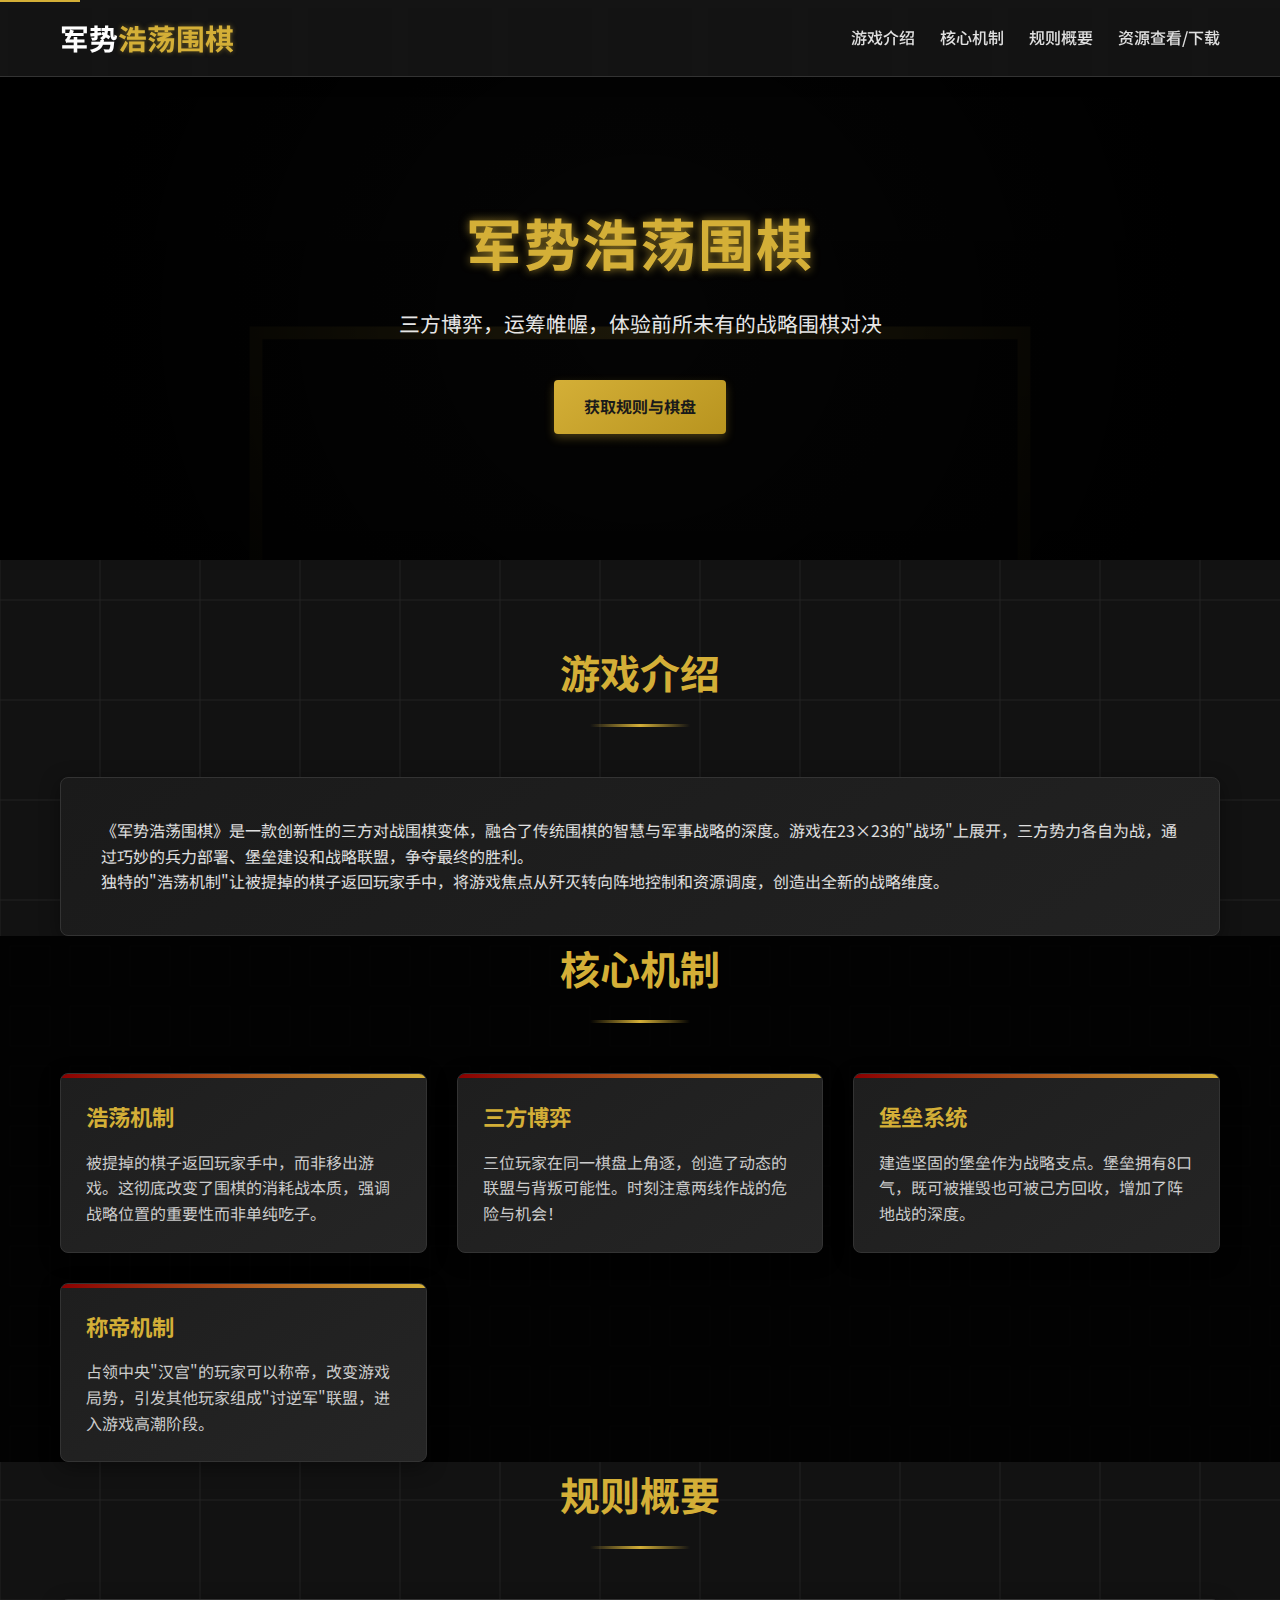
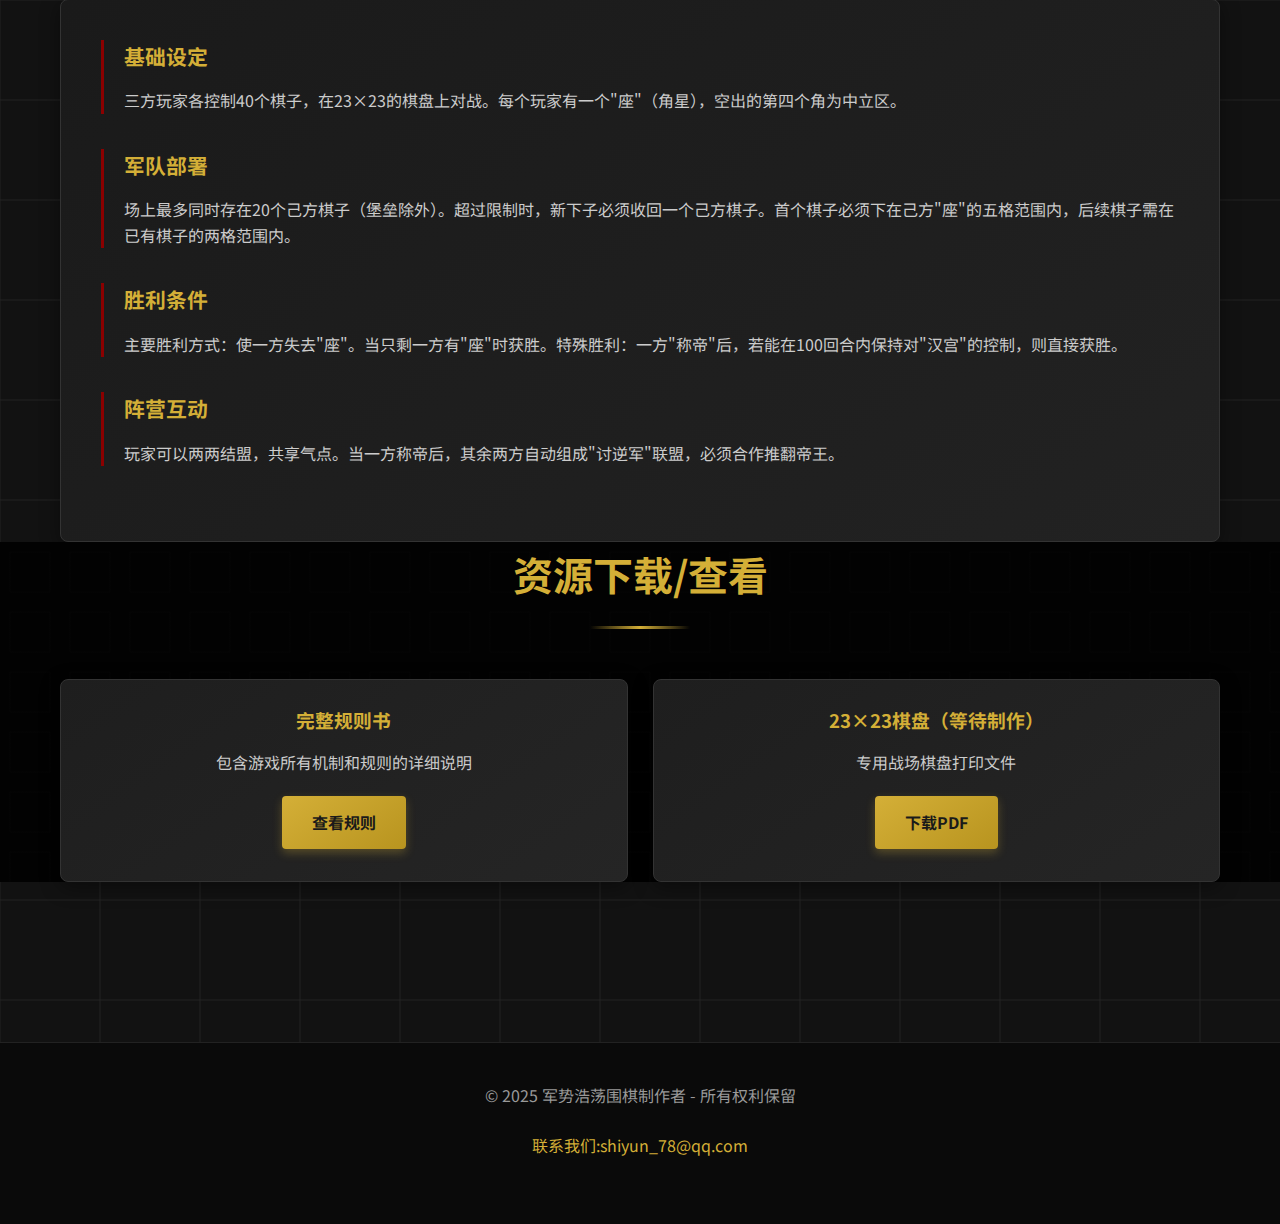
<file: index.html>
<!DOCTYPE html>
<html lang="zh-CN">
<head>
    <meta charset="UTF-8">
    <meta name="viewport" content="width=device-width, initial-scale=1.0">
    <title>军势浩荡围棋 - 一个小作者的自娱自乐~</title>
       <link rel="stylesheet" href="style.css">
    <link rel="stylesheet" href="index.css">
    <script src="indesx.JS"></script>
    
    <link href="https://fonts.googleapis.com/css2?family=Noto+Sans+SC:wght@400;500;700&display=swap" rel="stylesheet">
    
</head>
<body>

    <!-- 跳过导航链接 -->
    <a href="#main-content" class="skip-link">跳过导航</a>
    
    <!-- 导航栏 -->
    <header>
        <div class="container">
            <nav>
                <div class="logo">军势<span>浩荡围棋</span></div>
                <button class="menu-toggle" aria-label="导航菜单">
                    <span></span>
                    <span></span>
                    <span></span>
                </button>
                <ul class="nav-links">
                    <li><a href="#about">游戏介绍</a></li>
                    <li><a href="#features">核心机制</a></li>
                    <li><a href="#rules">规则概要</a></li>
                    <li><a href="#resources">资源查看/下载</a></li>
                </ul>
            </nav>
        </div>
    </header>

    <!-- 英雄区域 -->
    <section class="hero">
        <div class="container hero-content">
            <h1>军势浩荡围棋</h1>
            <p>三方博弈，运筹帷幄，体验前所未有的战略围棋对决</p>
            <a href="#resources" class="btn">获取规则与棋盘</a>
        </div>
    </section>

    <!-- 主要内容 -->
    <main id="main-content">
        <!-- 游戏介绍 -->
        <section id="about">
            <div class="container">
                <h2>游戏介绍</h2>
                <div class="rules-container">
                    <p>《军势浩荡围棋》是一款创新性的三方对战围棋变体，融合了传统围棋的智慧与军事战略的深度。游戏在23×23的"战场"上展开，三方势力各自为战，通过巧妙的兵力部署、堡垒建设和战略联盟，争夺最终的胜利。</p>
                    <p>独特的"浩荡机制"让被提掉的棋子返回玩家手中，将游戏焦点从歼灭转向阵地控制和资源调度，创造出全新的战略维度。</p>
                </div>
            </div>
        </section>

        <!-- 核心机制 -->
        <section id="features" class="pattern-bg">
            <div class="container">
                <h2>核心机制</h2>
                <div class="features">
                    <div class="feature-card">
                        <div class="feature-content">
                            <h3>浩荡机制</h3>
                            <p>被提掉的棋子返回玩家手中，而非移出游戏。这彻底改变了围棋的消耗战本质，强调战略位置的重要性而非单纯吃子。</p>
                        </div>
                    </div>
                    <div class="feature-card">
                        <div class="feature-content">
                            <h3>三方博弈</h3>
                            <p>三位玩家在同一棋盘上角逐，创造了动态的联盟与背叛可能性。时刻注意两线作战的危险与机会！</p>
                        </div>
                    </div>
                    <div class="feature-card">
                        <div class="feature-content">
                            <h3>堡垒系统</h3>
                            <p>建造坚固的堡垒作为战略支点。堡垒拥有8口气，既可被摧毁也可被己方回收，增加了阵地战的深度。</p>
                        </div>
                    </div>
                    <div class="feature-card">
                        <div class="feature-content">
                            <h3>称帝机制</h3>
                            <p>占领中央"汉宫"的玩家可以称帝，改变游戏局势，引发其他玩家组成"讨逆军"联盟，进入游戏高潮阶段。</p>
                        </div>
                    </div>
                </div>
            </div>
        </section>

        <!-- 规则概要 -->
        <section id="rules">
            <div class="container">
                <h2>规则概要</h2>
                <div class="rules-container">
                    <div class="rule-category">
                        <h3>基础设定</h3>
                        <p>三方玩家各控制40个棋子，在23×23的棋盘上对战。每个玩家有一个"座"（角星），空出的第四个角为中立区。</p>
                    </div>
                    <div class="rule-category">
                        <h3>军队部署</h3>
                        <p>场上最多同时存在20个己方棋子（堡垒除外）。超过限制时，新下子必须收回一个己方棋子。首个棋子必须下在己方"座"的五格范围内，后续棋子需在已有棋子的两格范围内。</p>
                    </div>
                    <div class="rule-category">
                        <h3>胜利条件</h3>
                        <p>主要胜利方式：使一方失去"座"。当只剩一方有"座"时获胜。特殊胜利：一方"称帝"后，若能在100回合内保持对"汉宫"的控制，则直接获胜。</p>
                    </div>
                    <div class="rule-category">
                        <h3>阵营互动</h3>
                        <p>玩家可以两两结盟，共享气点。当一方称帝后，其余两方自动组成"讨逆军"联盟，必须合作推翻帝王。</p>
                    </div>
                </div>
            </div>
        </section>

        <!-- 资源下载 -->
        <section id="resources" class="pattern-bg">
            <div class="container">
                <h2>资源下载/查看</h2>
                <div class="resources">
                    <div class="resource-card">
                        <h3>完整规则书</h3>
                        <p>包含游戏所有机制和规则的详细说明</p>
                        <a href="GUI.html" class="btn" >查看规则</a>
                    </div>
                    <div class="resource-card">
                        <h3>23×23棋盘（等待制作）</h3>
                        <p>专用战场棋盘打印文件</p>
                        <a href="/downloads/board.pdf" class="btn" download>下载PDF</a>
                    </div>
                </div>
            </div>
        </section>
    </main>

    <!-- 页脚 -->
    <footer>
        <div class="container footer-content">
            <p>© 2025 军势浩荡围棋制作者 - 所有权利保留</p>
            <ul class="footer-links">
                
                <li><a href="/contact">联系我们:shiyun_78@qq.com</a></li>
            </ul>
        </div>
    </footer>


</body>
</html>
</file>
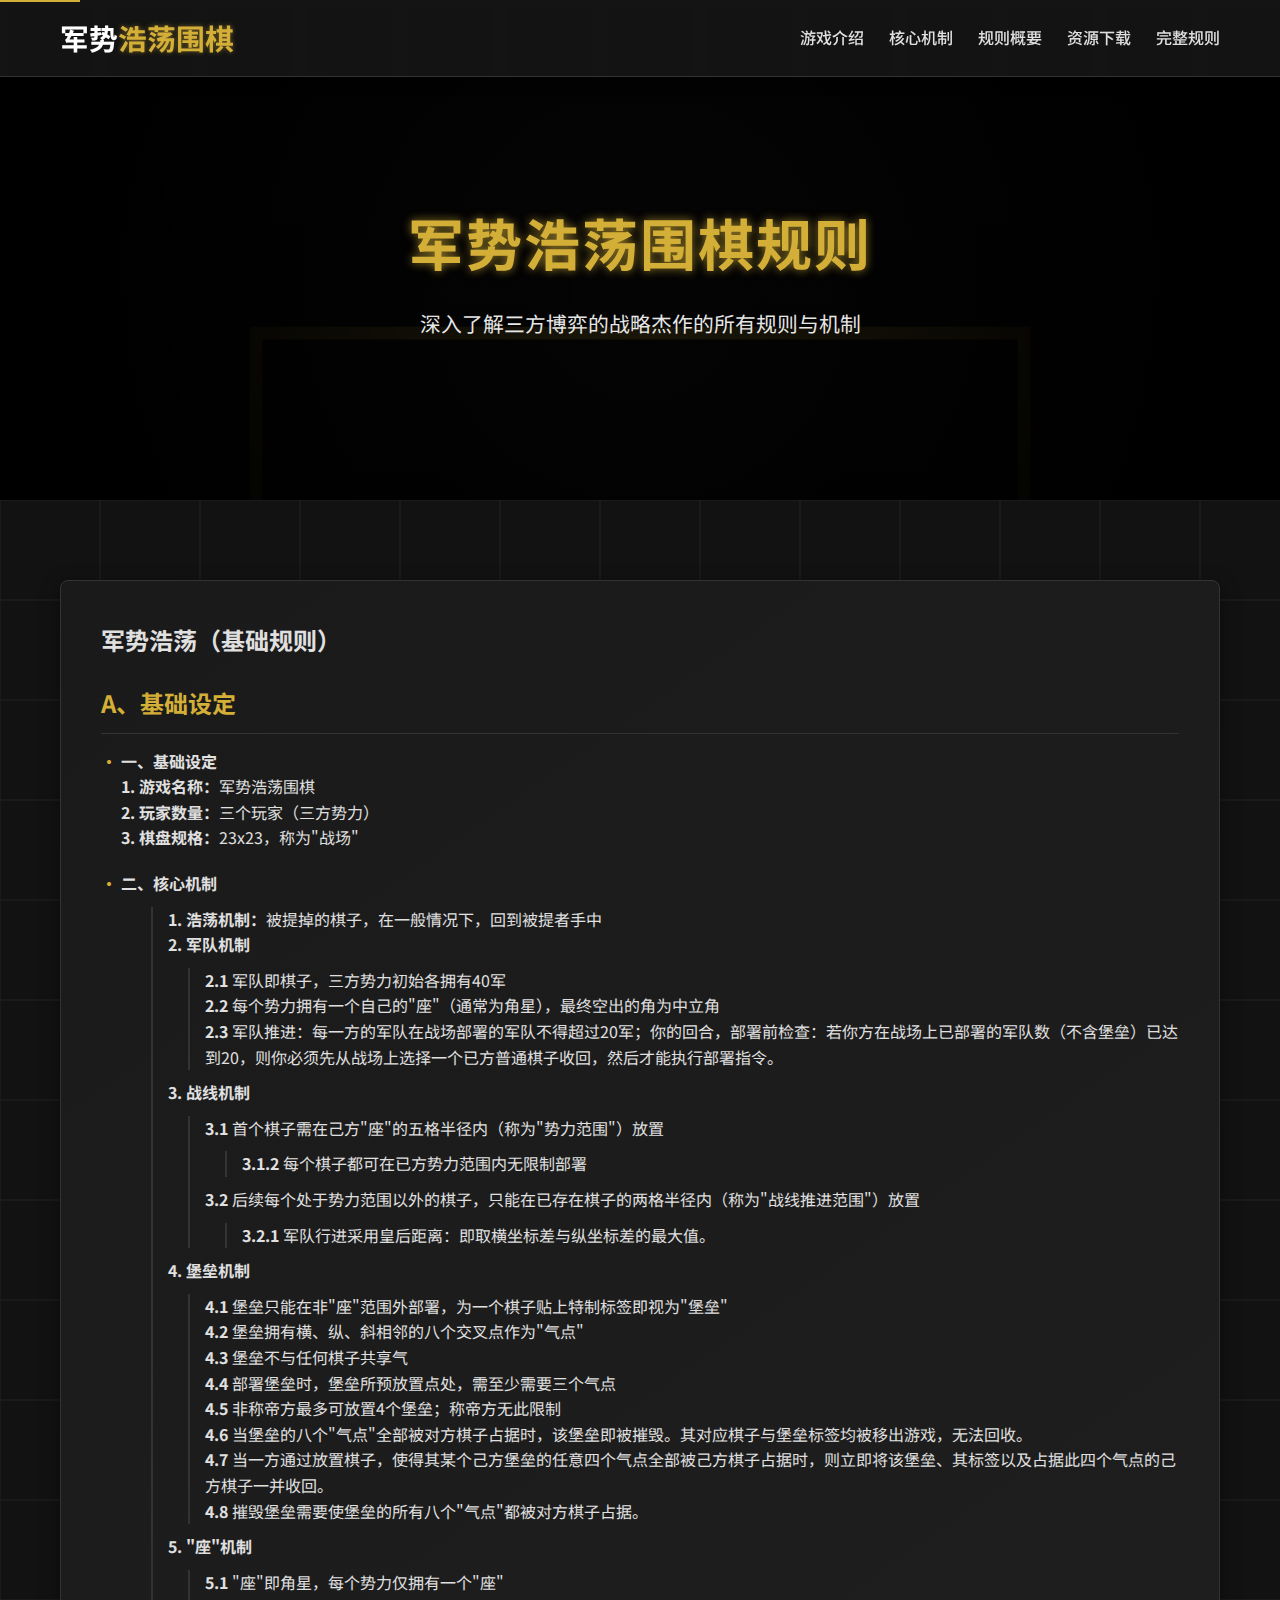
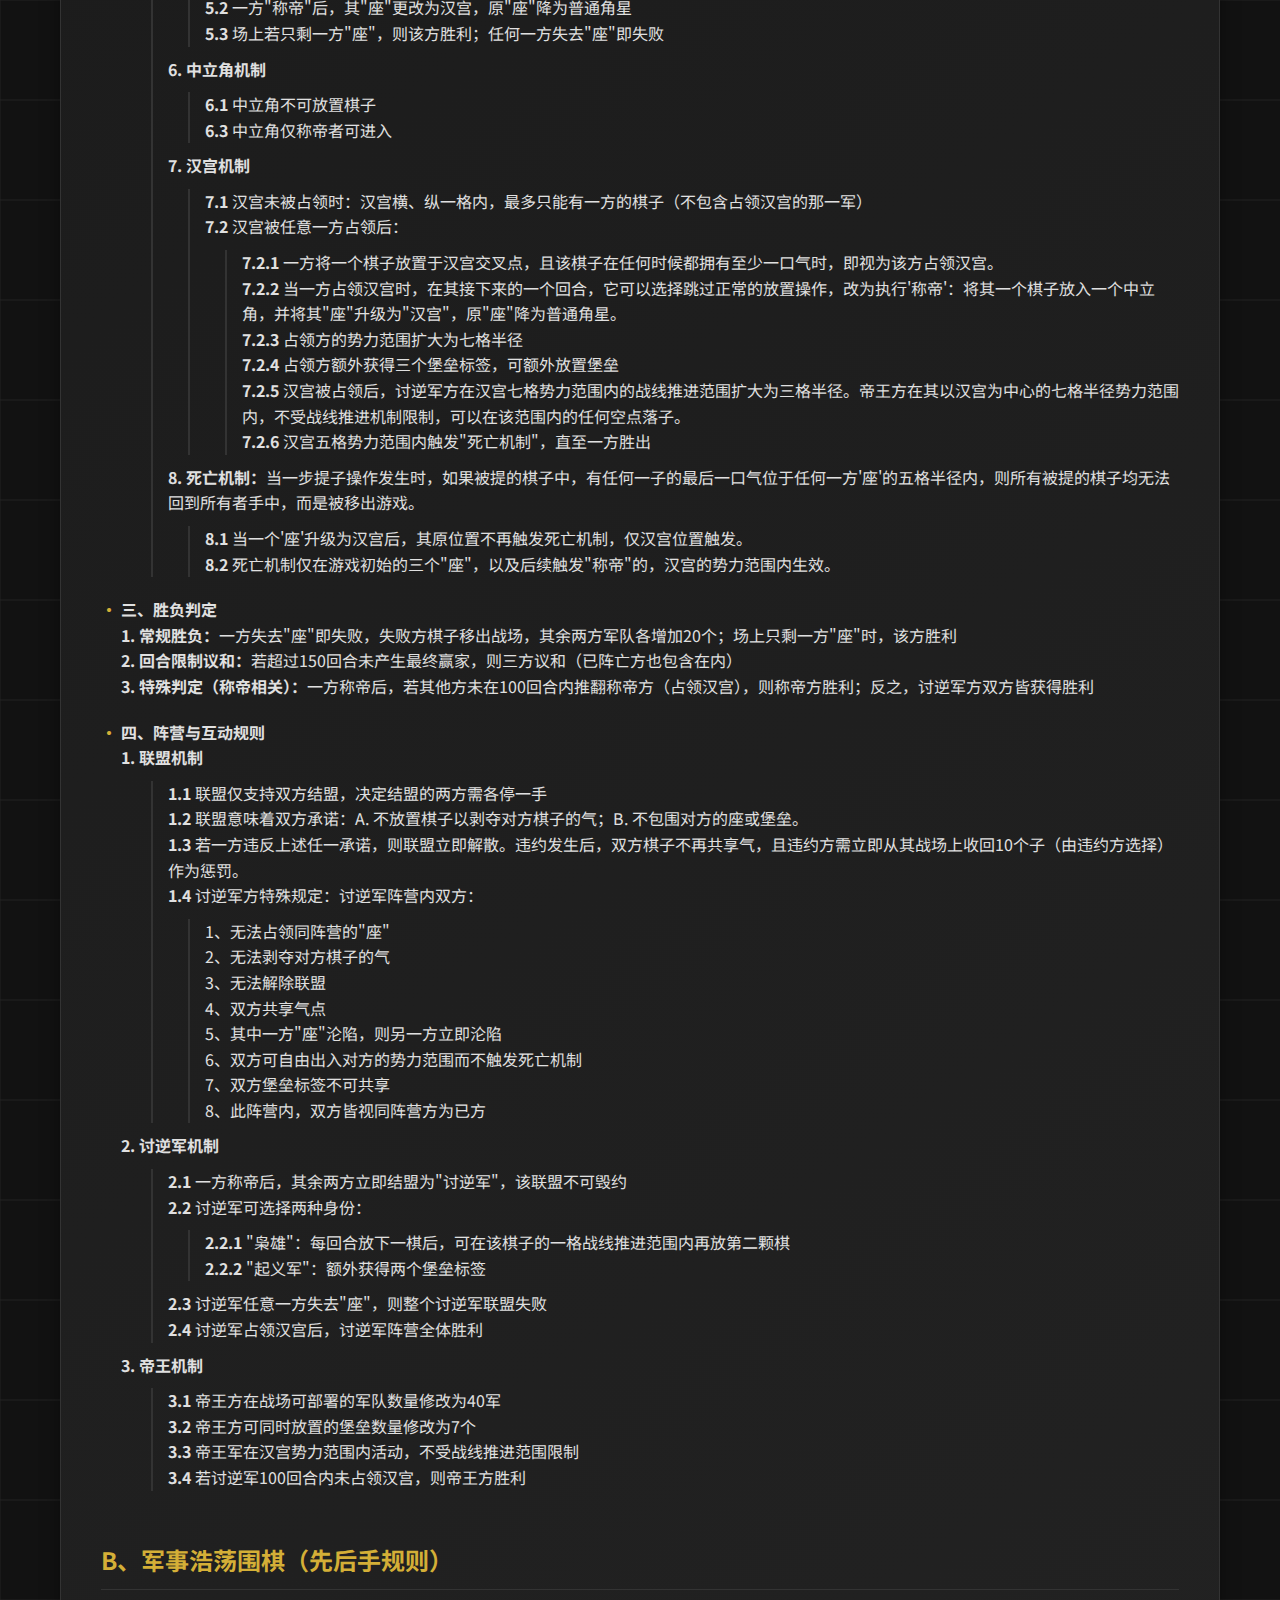
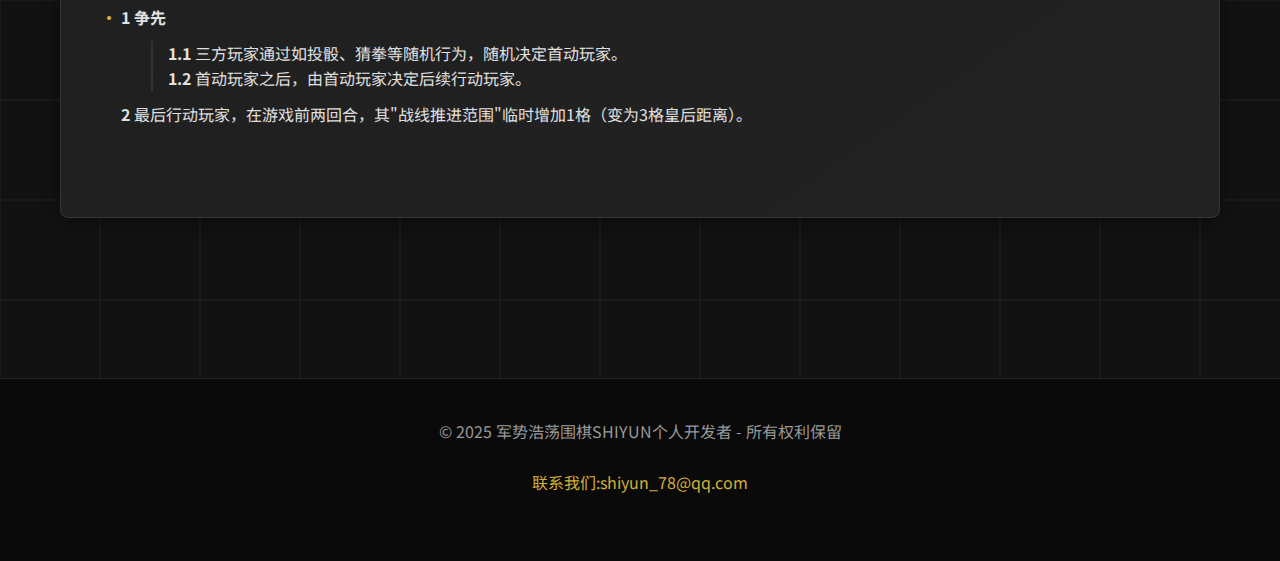
<file: GUI.html>
<!DOCTYPE html>
<html lang="zh-CN">
<head>
    <meta charset="UTF-8">
    <meta name="viewport" content="width=device-width, initial-scale=1.0">
    <title>军势浩荡围棋 - 完整规则</title>
    <link rel="stylesheet" href="style.css">
    <link href="https://fonts.googleapis.com/css2?family=Noto+Sans+SC:wght@400;500;700&display=swap" rel="stylesheet">
</head>
<body>
    <!-- 跳过导航链接 -->
    <a href="#main-content" class="skip-link">跳过导航</a>
    
    <!-- 导航栏 -->
    <header>
        <div class="container">
            <nav>
                <div class="logo">军势<span>浩荡围棋</span></div>
                <button class="menu-toggle" aria-label="导航菜单">
                    <span></span>
                    <span></span>
                    <span></span>
                </button>
                <ul class="nav-links">
                    <li><a href="index.html#about">游戏介绍</a></li>
                    <li><a href="index.html#features">核心机制</a></li>
                    <li><a href="index.html#rules">规则概要</a></li>
                    <li><a href="index.html#resources">资源下载</a></li>
                    <li><a href="GUI.html" class="active">完整规则</a></li>
                </ul>
            </nav>
        </div>
    </header>

    <!-- 英雄区域 -->
    <section class="hero">
        <div class="container hero-content">
            <h1>军势浩荡围棋规则</h1>
            <p>深入了解三方博弈的战略杰作的所有规则与机制</p>
        </div>
    </section>

    <!-- 主要内容 -->
    <main id="main-content">
        <div class="container">
            <div class="rules-container">
                <h2>军势浩荡（基础规则）</h2>
                
                <div class="rule-section">
                    <h3>A、基础设定</h3>
                    
                    <div class="rule-item">
                        <h4>一、基础设定</h4>
                        <p><strong>1. 游戏名称：</strong>军势浩荡围棋</p>
                        <p><strong>2. 玩家数量：</strong>三个玩家（三方势力）</p>
                        <p><strong>3. 棋盘规格：</strong>23x23，称为"战场"</p>
                    </div>
                    
                    <div class="rule-item">
                        <h4>二、核心机制</h4>
                        
                        <div class="rule-subitem">
                            <p><strong>1. 浩荡机制：</strong>被提掉的棋子，在一般情况下，回到被提者手中</p>
                            
                            <p><strong>2. 军队机制</strong></p>
                            <div class="rule-subitem">
                                <p><strong>2.1</strong> 军队即棋子，三方势力初始各拥有40军</p>
                                <p><strong>2.2</strong> 每个势力拥有一个自己的"座"（通常为角星），最终空出的角为中立角</p>
                                <p><strong>2.3</strong> 军队推进：每一方的军队在战场部署的军队不得超过20军；你的回合，部署前检查：若你方在战场上已部署的军队数（不含堡垒）已达到20，则你必须先从战场上选择一个已方普通棋子收回，然后才能执行部署指令。</p>
                            </div>
                            
                            <p><strong>3. 战线机制</strong></p>
                            <div class="rule-subitem">
                                <p><strong>3.1</strong> 首个棋子需在己方"座"的五格半径内（称为"势力范围"）放置</p>
                                <div class="rule-subitem">
                                    <p><strong>3.1.2</strong> 每个棋子都可在已方势力范围内无限制部署</p>
                                </div>
                                <p><strong>3.2</strong> 后续每个处于势力范围以外的棋子，只能在已存在棋子的两格半径内（称为"战线推进范围"）放置</p>
                                <div class="rule-subitem">
                                    <p><strong>3.2.1</strong> 军队行进采用皇后距离：即取横坐标差与纵坐标差的最大值。</p>
                                </div>
                            </div>
                            
                            <p><strong>4. 堡垒机制</strong></p>
                            <div class="rule-subitem">
                                <p><strong>4.1</strong> 堡垒只能在非"座"范围外部署，为一个棋子贴上特制标签即视为"堡垒"</p>
                                <p><strong>4.2</strong> 堡垒拥有横、纵、斜相邻的八个交叉点作为"气点"</p>
                                <p><strong>4.3</strong> 堡垒不与任何棋子共享气</p>
                                <p><strong>4.4</strong> 部署堡垒时，堡垒所预放置点处，需至少需要三个气点</p>
                                <p><strong>4.5</strong> 非称帝方最多可放置4个堡垒；称帝方无此限制</p>
                                <p><strong>4.6</strong> 当堡垒的八个"气点"全部被对方棋子占据时，该堡垒即被摧毁。其对应棋子与堡垒标签均被移出游戏，无法回收。</p>
                                <p><strong>4.7</strong> 当一方通过放置棋子，使得其某个己方堡垒的任意四个气点全部被己方棋子占据时，则立即将该堡垒、其标签以及占据此四个气点的己方棋子一并收回。</p>
                                <p><strong>4.8</strong> 摧毁堡垒需要使堡垒的所有八个"气点"都被对方棋子占据。</p>
                            </div>
                            
                            <p><strong>5. "座"机制</strong></p>
                            <div class="rule-subitem">
                                <p><strong>5.1</strong> "座"即角星，每个势力仅拥有一个"座"</p>
                                <p><strong>5.2</strong> 一方"称帝"后，其"座"更改为汉宫，原"座"降为普通角星</p>
                                <p><strong>5.3</strong> 场上若只剩一方"座"，则该方胜利；任何一方失去"座"即失败</p>
                            </div>
                            
                            <p><strong>6. 中立角机制</strong></p>
                            <div class="rule-subitem">
                                <p><strong>6.1</strong> 中立角不可放置棋子</p>
                                <p><strong>6.3</strong> 中立角仅称帝者可进入</p>
                            </div>
                            
                            <p><strong>7. 汉宫机制</strong></p>
                            <div class="rule-subitem">
                                <p><strong>7.1</strong> 汉宫未被占领时：汉宫横、纵一格内，最多只能有一方的棋子（不包含占领汉宫的那一军）</p>
                                <p><strong>7.2</strong> 汉宫被任意一方占领后：</p>
                                <div class="rule-subitem">
                                    <p><strong>7.2.1</strong> 一方将一个棋子放置于汉宫交叉点，且该棋子在任何时候都拥有至少一口气时，即视为该方占领汉宫。</p>
                                    <p><strong>7.2.2</strong> 当一方占领汉宫时，在其接下来的一个回合，它可以选择跳过正常的放置操作，改为执行'称帝'：将其一个棋子放入一个中立角，并将其"座"升级为"汉宫"，原"座"降为普通角星。</p>
                                    <p><strong>7.2.3</strong> 占领方的势力范围扩大为七格半径</p>
                                    <p><strong>7.2.4</strong> 占领方额外获得三个堡垒标签，可额外放置堡垒</p>
                                    <p><strong>7.2.5</strong> 汉宫被占领后，讨逆军方在汉宫七格势力范围内的战线推进范围扩大为三格半径。帝王方在其以汉宫为中心的七格半径势力范围内，不受战线推进机制限制，可以在该范围内的任何空点落子。</p>
                                    <p><strong>7.2.6</strong> 汉宫五格势力范围内触发"死亡机制"，直至一方胜出</p>
                                </div>
                            </div>
                            
                            <p><strong>8. 死亡机制：</strong>当一步提子操作发生时，如果被提的棋子中，有任何一子的最后一口气位于任何一方'座'的五格半径内，则所有被提的棋子均无法回到所有者手中，而是被移出游戏。</p>
                            <div class="rule-subitem">
                                <p><strong>8.1</strong> 当一个'座'升级为汉宫后，其原位置不再触发死亡机制，仅汉宫位置触发。</p>
                                <p><strong>8.2</strong> 死亡机制仅在游戏初始的三个"座"，以及后续触发"称帝"的，汉宫的势力范围内生效。</p>
                            </div>
                        </div>
                    </div>
                    
                    <div class="rule-item">
                        <h4>三、胜负判定</h4>
                        <p><strong>1. 常规胜负：</strong>一方失去"座"即失败，失败方棋子移出战场，其余两方军队各增加20个；场上只剩一方"座"时，该方胜利</p>
                        <p><strong>2. 回合限制议和：</strong>若超过150回合未产生最终赢家，则三方议和（已阵亡方也包含在内）</p>
                        <p><strong>3. 特殊判定（称帝相关）：</strong>一方称帝后，若其他方未在100回合内推翻称帝方（占领汉宫），则称帝方胜利；反之，讨逆军方双方皆获得胜利</p>
                    </div>
                    
                    <div class="rule-item">
                        <h4>四、阵营与互动规则</h4>
                        
                        <p><strong>1. 联盟机制</strong></p>
                        <div class="rule-subitem">
                            <p><strong>1.1</strong> 联盟仅支持双方结盟，决定结盟的两方需各停一手</p>
                            <p><strong>1.2</strong> 联盟意味着双方承诺：A. 不放置棋子以剥夺对方棋子的气；B. 不包围对方的座或堡垒。</p>
                            <p><strong>1.3</strong> 若一方违反上述任一承诺，则联盟立即解散。违约发生后，双方棋子不再共享气，且违约方需立即从其战场上收回10个子（由违约方选择）作为惩罚。</p>
                            <p><strong>1.4</strong> 讨逆军方特殊规定：讨逆军阵营内双方：</p>
                            <div class="rule-subitem">
                                <p>1、无法占领同阵营的"座"</p>
                                <p>2、无法剥夺对方棋子的气</p>
                                <p>3、无法解除联盟</p>
                                <p>4、双方共享气点</p>
                                <p>5、其中一方"座"沦陷，则另一方立即沦陷</p>
                                <p>6、双方可自由出入对方的势力范围而不触发死亡机制</p>
                                <p>7、双方堡垒标签不可共享</p>
                                <p>8、此阵营内，双方皆视同阵营方为已方</p>
                            </div>
                        </div>
                        
                        <p><strong>2. 讨逆军机制</strong></p>
                        <div class="rule-subitem">
                            <p><strong>2.1</strong> 一方称帝后，其余两方立即结盟为"讨逆军"，该联盟不可毁约</p>
                            <p><strong>2.2</strong> 讨逆军可选择两种身份：</p>
                            <div class="rule-subitem">
                                <p><strong>2.2.1</strong> "枭雄"：每回合放下一棋后，可在该棋子的一格战线推进范围内再放第二颗棋</p>
                                <p><strong>2.2.2</strong> "起义军"：额外获得两个堡垒标签</p>
                            </div>
                            <p><strong>2.3</strong> 讨逆军任意一方失去"座"，则整个讨逆军联盟失败</p>
                            <p><strong>2.4</strong> 讨逆军占领汉宫后，讨逆军阵营全体胜利</p>
                        </div>
                        
                        <p><strong>3. 帝王机制</strong></p>
                        <div class="rule-subitem">
                            <p><strong>3.1</strong> 帝王方在战场可部署的军队数量修改为40军</p>
                            <p><strong>3.2</strong> 帝王方可同时放置的堡垒数量修改为7个</p>
                            <p><strong>3.3</strong> 帝王军在汉宫势力范围内活动，不受战线推进范围限制</p>
                            <p><strong>3.4</strong> 若讨逆军100回合内未占领汉宫，则帝王方胜利</p>
                        </div>
                    </div>
                </div>
                
                <div class="rule-section">
                    <h3>B、军事浩荡围棋（先后手规则）</h3>
                    
                    <div class="rule-item">
                        <p><strong>1 争先</strong></p>
                        <div class="rule-subitem">
                            <p><strong>1.1</strong> 三方玩家通过如投骰、猜拳等随机行为，随机决定首动玩家。</p>
                            <p><strong>1.2</strong> 首动玩家之后，由首动玩家决定后续行动玩家。</p>
                        </div>
                        <p><strong>2</strong> 最后行动玩家，在游戏前两回合，其"战线推进范围"临时增加1格（变为3格皇后距离）。</p>
                    </div>
                </div>
            </div>
        </div>
    </main>

    <!-- 页脚 -->
    <footer>
        <div class="container footer-content">
            <p>© 2025 军势浩荡围棋SHIYUN个人开发者 - 所有权利保留</p>
            <ul class="footer-links">
                <li><a href="/contact">联系我们:shiyun_78@qq.com</a></li>
            </ul>
        </div>
    </footer>

    <script>
        // 移动导航菜单功能
        document.addEventListener('DOMContentLoaded', function() {
            const menuToggle = document.querySelector('.menu-toggle');
            const navLinks = document.querySelector('.nav-links');
            
            menuToggle.addEventListener('click', function() {
                navLinks.classList.toggle('active');
                menuToggle.classList.toggle('active');
            });
            
            // 点击导航链接后关闭菜单（移动端）
            const navItems = document.querySelectorAll('.nav-links a');
            navItems.forEach(item => {
                item.addEventListener('click', function() {
                    if (window.innerWidth <= 768) {
                        navLinks.classList.remove('active');
                        menuToggle.classList.remove('active');
                    }
                });
            });
        });
    </script>
</body>

</html>
</file>
<file: style.css>
/* style.css */
/* 基础样式 - 深色主题 */
* {
    margin: 0;
    padding: 0;
    box-sizing: border-box;
}

body {
    font-family: 'Noto Sans SC', 'Microsoft YaHei', sans-serif;
    line-height: 1.6;
    color: #e0e0e0;
    background-color: #121212;
    background-image: url('data:image/svg+xml;utf8,<svg xmlns="http://www.w3.org/2000/svg" width="100" height="100" viewBox="0 0 100 100"><rect x="0" y="0" width="100" height="100" fill="none" stroke="%23222" stroke-width="1"/></svg>');
}

.container {
    max-width: 1200px;
    margin: 0 auto;
    padding: 0 20px;
}

.skip-link {
    position: absolute;
    top: -40px;
    left: 0;
    background: #d4af37;
    color: #1a1a1a;
    padding: 8px;
    z-index: 1000;
    text-decoration: none;
    font-weight: bold;
}

.skip-link:focus {
    top: 0;
}

/* 导航栏 */
header {
    background: rgba(20, 20, 20, 0.95);
    color: #fff;
    padding: 15px 0;
    box-shadow: 0 2px 15px rgba(0, 0, 0, 0.4);
    position: sticky;
    top: 0;
    z-index: 100;
    -webkit-backdrop-filter: blur(10px);
    backdrop-filter: blur(10px);
    border-bottom: 1px solid #333;
}

nav {
    display: flex;
    justify-content: space-between;
    align-items: center;
}

.logo {
    font-size: 1.8rem;
    font-weight: bold;
    display: flex;
    align-items: center;
}

.logo span {
    color: #d4af37;
    text-shadow: 0 0 5px rgba(212, 175, 55, 0.5);
}

.nav-links {
    display: flex;
    list-style: none;
}

.nav-links li {
    margin-left: 25px;
}

.nav-links a {
    color: #e0e0e0;
    text-decoration: none;
    font-weight: 500;
    transition: all 0.3s;
    position: relative;
}

.nav-links a:hover,
.nav-links a:focus {
    color: #d4af37;
    outline: none;
}

.nav-links a::after {
    content: '';
    position: absolute;
    bottom: -5px;
    left: 0;
    width: 0;
    height: 2px;
    background: #d4af37;
    transition: width 0.3s;
}

.nav-links a:hover::after,
.nav-links a:focus::after {
    width: 100%;
}

/* 移动导航按钮 */
.menu-toggle {
    display: none;
    flex-direction: column;
    justify-content: space-around;
    width: 30px;
    height: 25px;
    background: transparent;
    border: none;
    cursor: pointer;
    padding: 0;
}

.menu-toggle span {
    width: 100%;
    height: 3px;
    background-color: #e0e0e0;
    border-radius: 2px;
    transition: all 0.3s;
}

/* 英雄区域 */
.hero {
    background: linear-gradient(rgba(0, 0, 0, 0.7), rgba(0, 0, 0, 0.8)), 
                url('data:image/svg+xml;utf8,<svg xmlns="http://www.w3.org/2000/svg" width="100" height="100" viewBox="0 0 100 100"><rect x="0" y="0" width="100" height="100" fill="%23111"/><path d="M20,20 L80,20 L80,80 L20,80 Z" fill="none" stroke="%23d4af37" stroke-width="1" opacity="0.5"/></svg>');
    background-size: cover;
    color: white;
    text-align: center;
    padding: 120px 20px;
    position: relative;
    overflow: hidden;
}

.hero::before {
    content: "";
    position: absolute;
    top: 0;
    left: 0;
    right: 0;
    bottom: 0;
    background: radial-gradient(circle at center, transparent 0%, #000 80%);
    z-index: 1;
}

.hero-content {
    position: relative;
    z-index: 2;
    max-width: 800px;
    margin: 0 auto;
}

.hero h1 {
    font-size: 3.5rem;
    margin-bottom: 20px;
    color: #d4af37;
    text-shadow: 0 0 10px rgba(212, 175, 55, 0.7);
    letter-spacing: 2px;
}

.hero p {
    font-size: 1.3rem;
    margin-bottom: 40px;
    opacity: 0.9;
}

.btn {
    display: inline-block;
    background: linear-gradient(145deg, #d4af37, #b8941f);
    color: #1a1a1a;
    padding: 14px 30px;
    border-radius: 4px;
    text-decoration: none;
    font-weight: bold;
    transition: all 0.3s;
    border: none;
    cursor: pointer;
    box-shadow: 0 4px 10px rgba(212, 175, 55, 0.3);
    position: relative;
    overflow: hidden;
}

.btn::before {
    content: '';
    position: absolute;
    top: 0;
    left: -100%;
    width: 100%;
    height: 100%;
    background: linear-gradient(90deg, transparent, rgba(255, 255, 255, 0.2), transparent);
    transition: 0.5s;
}

.btn:hover,
.btn:focus {
    transform: translateY(-3px);
    box-shadow: 0 7px 15px rgba(212, 175, 55, 0.4);
    outline: none;
}

.btn:hover::before,
.btn:focus::before {
    left: 100%;
}

/* 内容区块 */
main {
    padding: 80px 0;
}

section h2 {
    text-align: center;
    margin-bottom: 50px;
    color: #d4af37;
    position: relative;
    font-size: 2.5rem;
}

section h2::after {
    content: "";
    display: block;
    width: 100px;
    height: 3px;
    background: linear-gradient(to right, transparent, #d4af37, transparent);
    margin: 20px auto;
}

/* 游戏特色 */
.features {
    display: grid;
    grid-template-columns: repeat(auto-fit, minmax(300px, 1fr));
    gap: 30px;
    margin-top: 40px;
}

.feature-card {
    background: linear-gradient(145deg, #1e1e1e, #252525);
    border-radius: 8px;
    overflow: hidden;
    box-shadow: 0 5px 20px rgba(0, 0, 0, 0.4);
    transition: all 0.3s;
    border: 1px solid #333;
    position: relative;
}

.feature-card::before {
    content: '';
    position: absolute;
    top: 0;
    left: 0;
    width: 100%;
    height: 4px;
    background: linear-gradient(to right, #8b0000, #d4af37);
}

.feature-card:hover {
    transform: translateY(-8px);
    box-shadow: 0 10px 25px rgba(0, 0, 0, 0.5);
}

.feature-content {
    padding: 25px;
}

.feature-content h3 {
    color: #d4af37;
    margin-bottom: 15px;
    font-size: 1.4rem;
}

.feature-content p {
    color: #ccc;
}

/* 规则部分 */
.rules-container {
    background: linear-gradient(145deg, #1a1a1a, #222);
    border-radius: 8px;
    padding: 40px;
    box-shadow: 0 5px 20px rgba(0, 0, 0, 0.4);
    border: 1px solid #333;
}

.rule-category {
    margin-bottom: 35px;
    position: relative;
    padding-left: 20px;
    border-left: 3px solid #8b0000;
}

.rule-category h3 {
    color: #d4af37;
    margin-bottom: 15px;
    font-size: 1.3rem;
}

.rule-category p {
    color: #ccc;
}

/* 资源下载 */
.resources {
    display: grid;
    grid-template-columns: repeat(auto-fit, minmax(250px, 1fr));
    gap: 25px;
}

.resource-card {
    background: linear-gradient(145deg, #1e1e1e, #252525);
    border-radius: 8px;
    padding: 25px;
    text-align: center;
    box-shadow: 0 5px 20px rgba(0, 0, 0, 0.4);
    border: 1px solid #333;
    transition: all 0.3s;
}

.resource-card:hover {
    transform: translateY(-5px);
    box-shadow: 0 8px 25px rgba(0, 0, 0, 0.5);
}

.resource-card h3 {
    color: #d4af37;
    margin-bottom: 15px;
}

.resource-card p {
    color: #ccc;
    margin-bottom: 20px;
}

/* 特殊背景部分 */
.pattern-bg {
    background: linear-gradient(rgba(0,0,0,0.9), rgba(0,0,0,0.9)), 
                url('data:image/svg+xml;utf8,<svg xmlns="http://www.w3.org/2000/svg" width="60" height="60" viewBox="0 0 60 60"><rect x="0" y="0" width="60" height="60" fill="%23111"/><path d="M10,10 L50,10 L50,50 L10,50 Z" fill="none" stroke="%23333" stroke-width="1"/></svg>');
}

/* 页脚 */
footer {
    background: #0a0a0a;
    color: #999;
    text-align: center;
    padding: 40px 0;
    margin-top: 80px;
    border-top: 1px solid #222;
}

.footer-content {
    display: flex;
    flex-direction: column;
    align-items: center;
}

.footer-links {
    display: flex;
    list-style: none;
    margin: 25px 0;
}

.footer-links li {
    margin: 0 15px;
}

.footer-links a {
    color: #d4af37;
    text-decoration: none;
    transition: color 0.3s;
}

.footer-links a:hover,
.footer-links a:focus {
    color: #fff;
    text-decoration: underline;
    outline: none;
}

/* 规则页面特定样式 */
.rule-section {
    margin-bottom: 50px;
}

.rule-section h3 {
    color: #d4af37;
    margin: 25px 0 15px;
    font-size: 1.5rem;
    border-bottom: 1px solid #333;
    padding-bottom: 10px;
}

.rule-item {
    margin-bottom: 20px;
    padding-left: 20px;
    position: relative;
}

.rule-item::before {
    content: "•";
    color: #d4af37;
    font-weight: bold;
    position: absolute;
    left: 0;
}

.rule-subitem {
    margin: 10px 0 10px 30px;
    padding-left: 15px;
    border-left: 2px solid #333;
}

.rule-subitem .rule-subitem {
    margin-left: 20px;
}

/* 响应式设计 */
@media (max-width: 768px) {
    .nav-links {
        position: fixed;
        top: 0;
        right: -100%;
        height: 100vh;
        width: 70%;
        flex-direction: column;
        background: rgba(20, 20, 20, 0.98);
        -webkit-backdrop-filter: blur(10px);
        backdrop-filter: blur(10px);
        justify-content: center;
        align-items: center;
        transition: right 0.3s ease;
        padding: 50px 0;
    }
    
    .nav-links.active {
        right: 0;
        box-shadow: -5px 0 15px rgba(0, 0, 0, 0.5);
    }
    
    .nav-links li {
        margin: 15px 0;
    }
    
    .menu-toggle {
        display: flex;
        z-index: 101;
    }
    
    .menu-toggle.active span:nth-child(1) {
        transform: rotate(45deg) translate(5px, 5px);
    }
    
    .menu-toggle.active span:nth-child(2) {
        opacity: 0;
    }
    
    .menu-toggle.active span:nth-child(3) {
        transform: rotate(-45deg) translate(7px, -6px);
    }
    
    .hero h1 {
        font-size: 2.5rem;
    }
    
    .hero p {
        font-size: 1.1rem;
    }
    
    .features {
        grid-template-columns: 1fr;
    }
    
    main {
        padding: 60px 0;
    }
    
    section h2 {
        font-size: 2rem;
    }
    
    .rules-container {
        padding: 25px;
    }
    
    .footer-links {
        flex-direction: column;
    }
    
    .footer-links li {
        margin: 10px 0;
    }
    
    .rule-item {
        padding-left: 15px;
    }
    
    .rule-subitem {
        margin-left: 15px;
    }
}
</file>
<file: index.css>
/* 音乐播放器样式 - 内联添加 */
        .music-player {
            position: fixed;
            top: 15px;
            left: 15px;
            width: 50px;
            height: 50px;
            background: linear-gradient(145deg, #1e1e1e, #252525);
            border-radius: 8px;
            box-shadow: 0 4px 12px rgba(0, 0, 0, 0.4);
            border: 1px solid #333;
            z-index: 1000;
            display: flex;
            align-items: center;
            justify-content: center;
            cursor: pointer;
            transition: all 0.3s;
            overflow: hidden;
        }
        
        .music-player.expanded {
            width: 200px;
            height: auto;
            min-height: 50px;
            padding: 10px;
        }
        
        .music-player::before {
            content: '';
            position: absolute;
            top: 0;
            left: 0;
            width: 100%;
            height: 4px;
            background: linear-gradient(to right, #8b0000, #d4af37);
            border-radius: 8px 8px 0 0;
        }
        
        .music-player:hover {
            transform: scale(1.05);
            box-shadow: 0 6px 16px rgba(0, 0, 0, 0.5);
        }
        
        .music-icon {
            width: 24px;
            height: 24px;
            position: relative;
            display: flex;
            align-items: center;
            justify-content: center;
        }
        
        .music-icon::before {
            content: '♪';
            font-size: 20px;
            color: #d4af37;
        }
        
        .music-controls {
            display: none;
            width: 100%;
            flex-direction: column;
            align-items: center;
            gap: 10px;
        }
        
        .music-player.expanded .music-controls {
            display: flex;
        }
        
        .music-player.expanded .music-icon {
            display: none;
        }
        
        .control-buttons {
            display: flex;
            gap: 10px;
            justify-content: center;
            width: 100%;
        }
        
        .control-btn {
            background: rgba(212, 175, 55, 0.2);
            border: 1px solid #d4af37;
            color: #d4af37;
            width: 30px;
            height: 30px;
            border-radius: 50%;
            display: flex;
            align-items: center;
            justify-content: center;
            cursor: pointer;
            transition: all 0.2s;
        }
        
        .control-btn:hover {
            background: rgba(212, 175, 55, 0.4);
            transform: scale(1.1);
        }
        
        .volume-control {
            width: 100%;
            display: flex;
            align-items: center;
            gap: 8px;
        }
        
        .volume-icon {
            color: #d4af37;
            font-size: 14px;
        }
        
        .volume-slider {
    flex: 1;
    -webkit-appearance: none; /* 去除默认样式，针对Webkit浏览器 */
    -moz-appearance: none;    /* 去除默认样式，针对Firefox浏览器 */
    appearance: none;         /* 标准属性，去除默认样式 */
    height: 4px;
    background: #333;
    border-radius: 2px;
    outline: none;
    }

        .volume-slider::-webkit-slider-thumb {
    -webkit-appearance: none;
    width: 12px;
    height: 12px;
    border-radius: 50%;
    background: #d4af37;
    cursor: pointer;
    }

        .volume-slider::-moz-range-thumb {
    width: 12px;
    height: 12px;
    border-radius: 50%;
    background: #d4af37;
    cursor: pointer;
    border: none; /* 在Firefox中，需要去掉默认的边框 */
    }
        
        .music-player.playing .music-icon::before {
            animation: pulse 1s infinite;
        }
        
        @keyframes pulse {
            0% { opacity: 0.7; }
            50% { opacity: 1; }
            100% { opacity: 0.7; }
        }
        
        /* 响应式调整 */
        @media (max-width: 768px) {
            .music-player {
                top: 10px;
                left: 10px;
                width: 40px;
                height: 40px;
            }
            
            .music-player.expanded {
                width: 180px;
            }
            
            .music-icon {
                width: 20px;
                height: 20px;
            }
            
            .music-icon::before {
                font-size: 16px;
            }
            
            .control-btn {
                width: 25px;
                height: 25px;
                font-size: 12px;
            }
        }
</file>
